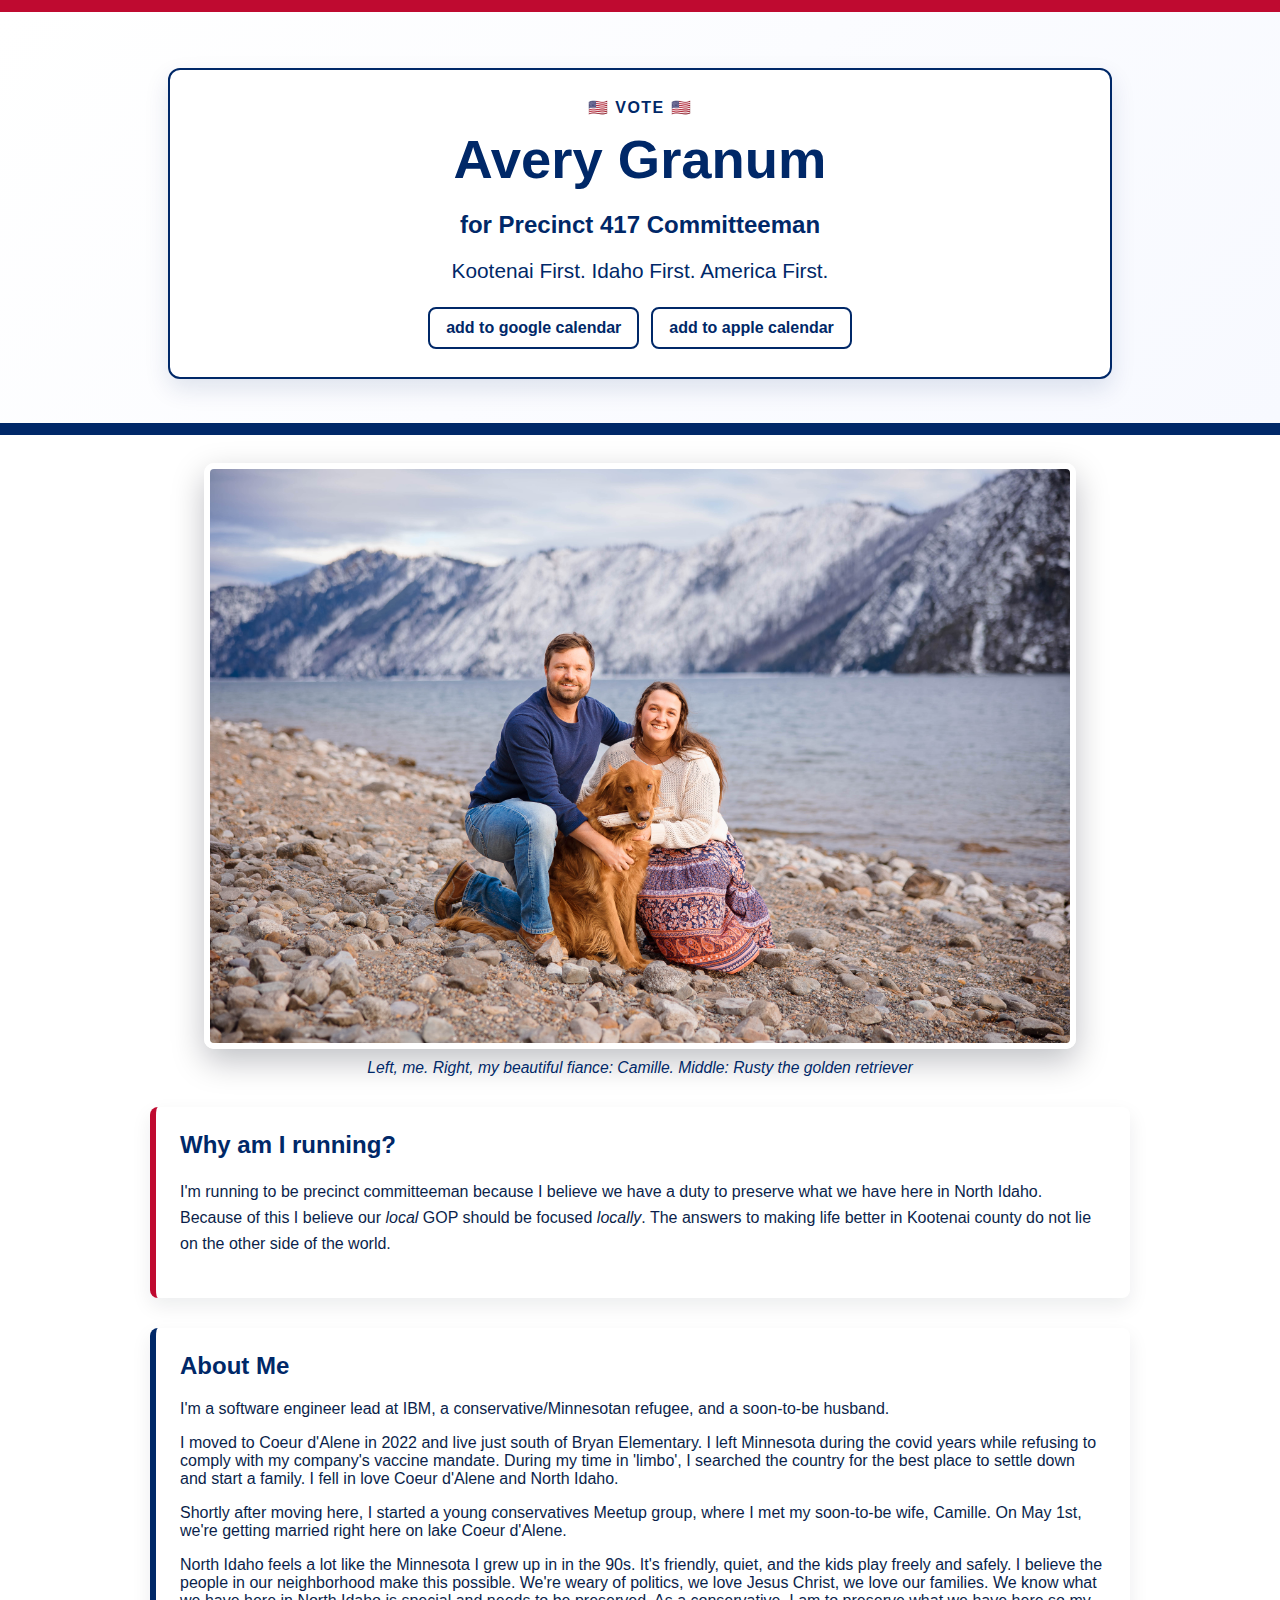
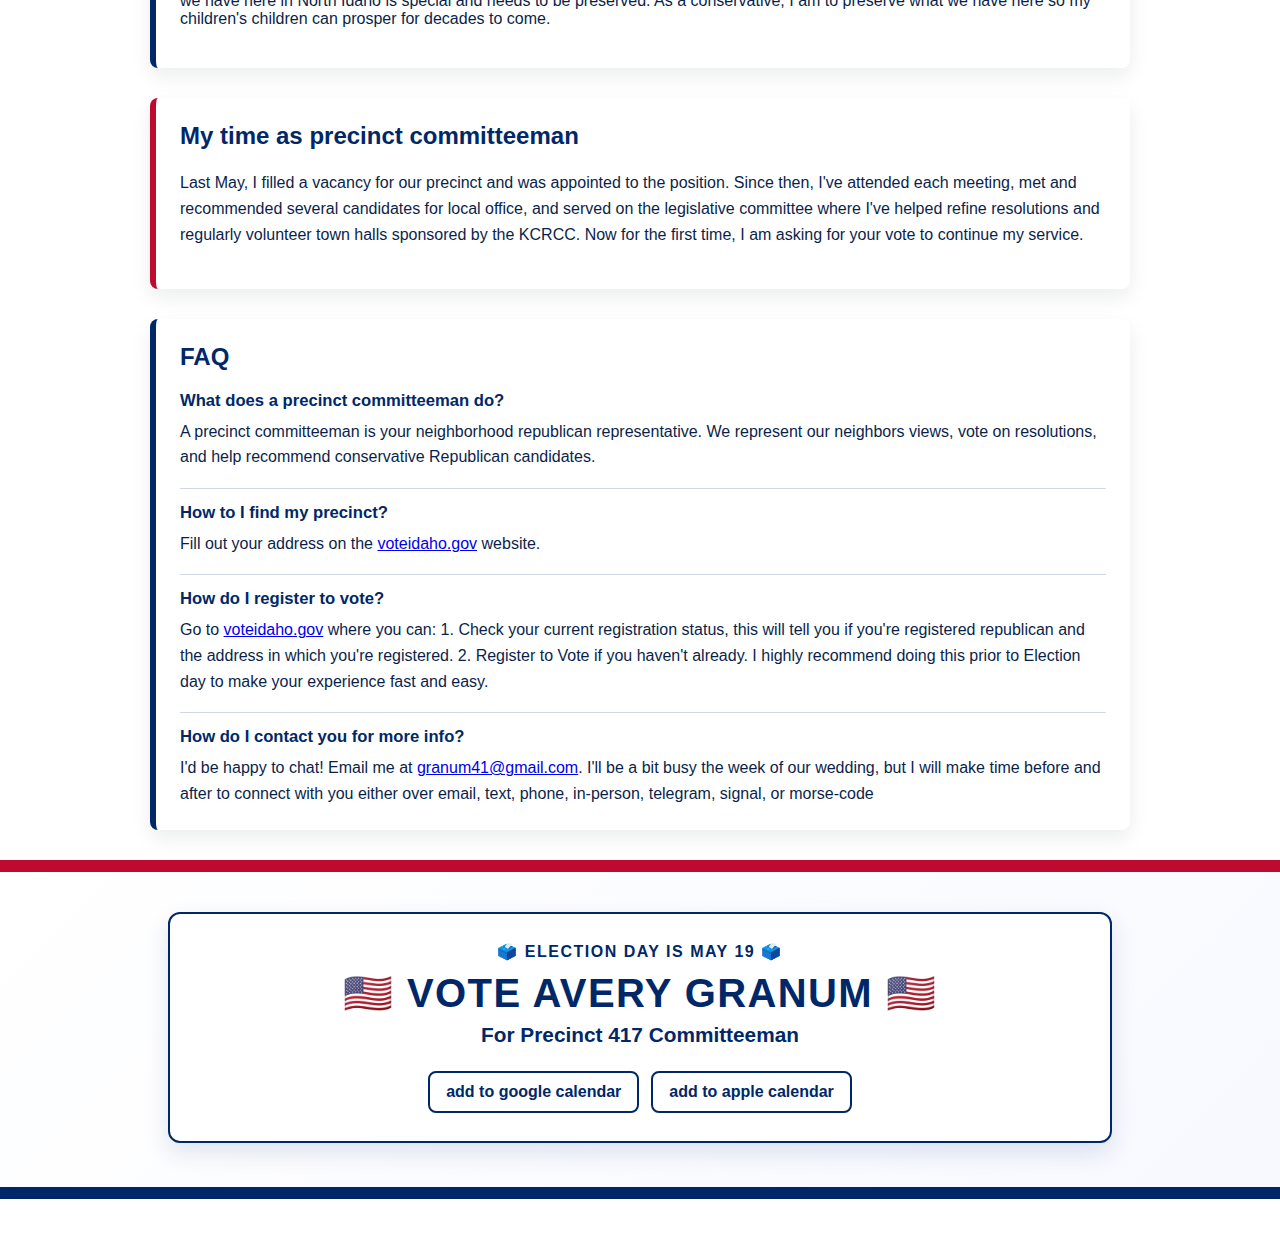
<file: 417/index.html>
<!DOCTYPE html>
<html lang="en">
<head>
    <meta charset="UTF-8">
    <meta name="viewport" content="width=device-width, initial-scale=1.0">
    <title>Avery Granum | Precinct 417</title>
    <link rel="stylesheet" href="styles.css">
</head>
<body>
    <header class="hero">
        <div class="hero-content">
            <p class="kicker">🇺🇸 Vote 🇺🇸</p>
            <h1>Avery Granum</h1>
            <h2>for Precinct 417 Committeeman</h2>
            <p class="tagline">Kootenai First. Idaho First. America First.</p>
            <div class="calendar-buttons">
                <a
                    class="calendar-button"
                    href="https://calendar.google.com/calendar/render?action=TEMPLATE&text=Vote%20Avery%20Granum%20for%20Precinct%20Committeeman%20417&dates=20260519T120000/20260519T130000&ctz=America/Los_Angeles&location=1700%20E%20Pennsylvania%20Ave%2C%20Coeur%20d%27Alene%2C%20ID%2083814%2C%20USA"
                >
                    add to google calendar
                </a>
                <a class="calendar-button" href="https://www.averygranum.com/vote-for-avery.ics?v=4">
                    add to apple calendar
                </a>
            </div>
        </div>
    </header>

    <main class="content">
        <section class="family">
            <img src="granum-family.JPG" alt="Avery Granum with family" class="family-photo">
            <p class="family-caption">Left, me. Right, my beautiful fiance: Camille. Middle: Rusty the golden retriever</p>
        </section>

        <section class="message">
            <h2>Why am I running?</h2>
            <p>I'm running to be precinct committeeman because I believe we have a duty to preserve what we have here in North Idaho. 
                Because of this I believe our <i>local</i> GOP should be focused <i>locally</i>. The answers to making life better in 
                Kootenai county do not lie on the other side of the world. 
            </p>
        </section>

        <section class="faq">
            <h2>About Me</h2>
            <p>I'm a software engineer lead at IBM, a conservative/Minnesotan refugee, and a soon-to-be husband. </p>
            <p>I moved to Coeur d'Alene in 2022 and live just south of Bryan Elementary. I left Minnesota during the covid years while 
                refusing to comply with my company's vaccine mandate. During my time in 'limbo', I searched the country for the best 
                place to settle down and start a family. I fell in love Coeur d'Alene and North Idaho.</p>
            <p>Shortly after moving here, I started a young conservatives Meetup group, where I met my soon-to-be wife, Camille. 
                On May 1st, we're getting married right here on lake Coeur d'Alene.</p>
            <p>North Idaho feels a lot like the Minnesota I grew up in in the 90s. It's friendly, quiet, and the kids play freely 
                and safely. I believe the people in our neighborhood make this possible.  We're weary of politics, we love Jesus Christ, 
                we love our families. We know what we have here in North Idaho is special and needs to be preserved. As a 
                conservative, I am to preserve what we have here so my children's children can prosper for decades to come.</p>
        </section>

        <section class="message">
            <h2>My time as precinct committeeman</h2>
            <p>Last May, I filled a vacancy for our precinct and was appointed to the position. Since then, I've attended each meeting, 
                met and recommended several candidates for local office, and served on the legislative committee where I've helped 
                refine resolutions and regularly volunteer town halls sponsored by the KCRCC. Now for the first time, I am asking for 
                your vote to continue my service. 
            </p>
        </section>

        <section class="faq">
            <h2>FAQ</h2>

            <article class="faq-item">
                <h3>What does a precinct committeeman do?</h3>
                <p>A precinct committeeman is your neighborhood republican representative. 
                    We represent our neighbors views, vote on resolutions, and help recommend conservative Republican candidates. </p>
            </article>

            <article class="faq-item">
                <h3>How to I find my precinct?</h3>
                <p>Fill out your address on the <a href="https://votertools.voteidaho.gov/ElectionLink/ElectionLink/ViewPollingLocation.aspx">voteidaho.gov</a> website.</p>
            </article>

            <article class="faq-item">
                <h3>How do I register to vote?</h3>
                <p>Go to <a href="https://votertools.voteidaho.gov/ElectionLink/ElectionLink/ViewPollingLocation.aspx">voteidaho.gov</a> where you can: 
                    1. Check your current registration status, this will tell you if you're registered republican and the address in which you're registered. 
                    2. Register to Vote if you haven't already. I highly recommend doing this prior to Election day to make your experience fast and easy.</p>
            </article>

            <article class="faq-item">
                <h3>How do I contact you for more info?</h3>
                <p>I'd be happy to chat! Email me at <a href="mailto:granum41@gmail.com">granum41@gmail.com</a>. I'll be a bit busy the week of our wedding, but I will make time before and after to connect with you either over email, text, phone, in-person, telegram, signal, or morse-code</p>
            </article>
        </section>

        <section class="vote-banner" aria-label="Election day call to action">
            <div class="hero-content">
                <p class="vote-banner-label kicker">🗳️ Election Day is MAY 19 🗳️</p>
                <p class="vote-banner-date">🇺🇸 VOTE AVERY GRANUM 🇺🇸</p>
                <p class="vote-banner-note tagline">For Precinct 417 Committeeman</p>
                <div class="calendar-buttons">
                    <a
                        class="calendar-button"
                        href="https://calendar.google.com/calendar/render?action=TEMPLATE&text=Vote%20Avery%20Granum%20for%20Precinct%20Committeeman%20417&dates=20260519T120000/20260519T130000&ctz=America/Los_Angeles&location=1700%20E%20Pennsylvania%20Ave%2C%20Coeur%20d%27Alene%2C%20ID%2083814%2C%20USA"
                    >
                        add to google calendar
                    </a>
                    <a class="calendar-button" href="https://www.averygranum.com/vote-for-avery.ics?v=4">
                        add to apple calendar
                    </a>
                </div>
            </div>
        </section>
    </main>
</body>
</html>
</file>
<file: 417/styles.css>
body {
    margin: 0;
    font-family: "Trebuchet MS", Arial, sans-serif;
    color: #0b1f4b;
    background: #ffffff;
}

.hero {
    color: #002868;
    text-align: center;
    padding: 56px 20px 44px;
    background: linear-gradient(135deg, #ffffff 0%, #f7f9ff 100%);
    border-top: 12px solid #bf0a30;
    border-bottom: 12px solid #002868;
}

.hero-content {
    max-width: 900px;
    margin: 0 auto;
    background: #ffffff;
    border: 2px solid #002868;
    border-radius: 12px;
    padding: 28px 20px;
    box-shadow: 0 10px 24px rgba(0, 40, 104, 0.12);
}

.kicker {
    margin: 0 0 12px;
    letter-spacing: 1.5px;
    text-transform: uppercase;
    font-weight: 700;
}

h1 {
    margin: 0 0 14px;
    font-size: clamp(2rem, 4.3vw, 3.4rem);
    line-height: 1.15;
}

.tagline {
    margin: 0 0 24px;
    font-size: clamp(1rem, 2.2vw, 1.3rem);
}

.content {
    max-width: 980px;
    margin: 28px auto 48px;
    padding: 0 20px;
}

/* Match top .hero: soft gradient band + red/blue bars; inner content uses .hero-content */
.vote-banner {
    text-align: center;
    margin-top: 30px;
    margin-bottom: 0;
    margin-left: -20px;
    margin-right: -20px;
    padding: 40px 20px 44px;
    background: linear-gradient(135deg, #ffffff 0%, #f7f9ff 100%);
    border-top: 12px solid #bf0a30;
    border-bottom: 12px solid #002868;
    color: #002868;
}

@media (min-width: 1020px) {
    .vote-banner {
        margin-left: calc(50% - 50vw);
        margin-right: calc(50% - 50vw);
        padding-left: max(20px, calc(50vw - 490px));
        padding-right: max(20px, calc(50vw - 490px));
    }
}

.vote-banner .hero-content {
    margin-bottom: 0;
}

.vote-banner-label {
    margin: 0;
}

.vote-banner-date {
    margin: 8px 0 6px;
    font-size: clamp(1.7rem, 4.5vw, 2.5rem);
    font-weight: 900;
    letter-spacing: 1.4px;
    line-height: 1.2;
    color: #002868;
}

.vote-banner .tagline {
    font-weight: 600;
}

.calendar-buttons {
    display: flex;
    gap: 12px;
    justify-content: center;
    flex-wrap: wrap;
    margin-top: 14px;
}

.calendar-button {
    display: inline-block;
    padding: 10px 16px;
    border-radius: 8px;
    border: 2px solid #002868;
    color: #002868;
    text-decoration: none;
    font-weight: 700;
    background: #ffffff;
}

.calendar-button:hover,
.calendar-button:focus {
    background: #bf0a30;
    border-color: #bf0a30;
    color: #ffffff;
}

.family {
    display: flex;
    flex-direction: column;
    align-items: center;
    justify-content: center;
}

.family-photo {
    width: min(100%, 860px);
    height: auto;
    border: 6px solid #ffffff;
    border-radius: 10px;
    box-shadow: 0 12px 32px rgba(2, 6, 23, 0.25);
}

.family-caption {
    margin: 10px auto 0;
    max-width: 860px;
    text-align: center;
    font-size: 0.98rem;
    color: #002868;
    font-style: italic;
}

.message {
    margin-top: 30px;
    background: #ffffff;
    border-left: 6px solid #bf0a30;
    border-radius: 8px;
    padding: 24px;
    box-shadow: 0 8px 20px rgba(15, 23, 42, 0.08);
}

.message h2 {
    margin-top: 0;
    color: #002868;
}

.message p {
    line-height: 1.65;
}

.faq {
    margin-top: 30px;
    background: #ffffff;
    border-left: 6px solid #002868;
    border-radius: 8px;
    padding: 24px;
    box-shadow: 0 8px 20px rgba(15, 23, 42, 0.08);
}

.faq h2 {
    margin-top: 0;
    color: #002868;
}

.faq-item + .faq-item {
    margin-top: 18px;
    padding-top: 14px;
    border-top: 1px solid rgba(0, 40, 104, 0.18);
}

.faq-item h3 {
    margin: 0 0 8px;
    color: #002868;
    font-size: 1.04rem;
}

.faq-item p {
    margin: 0;
    line-height: 1.6;
}
</file>
